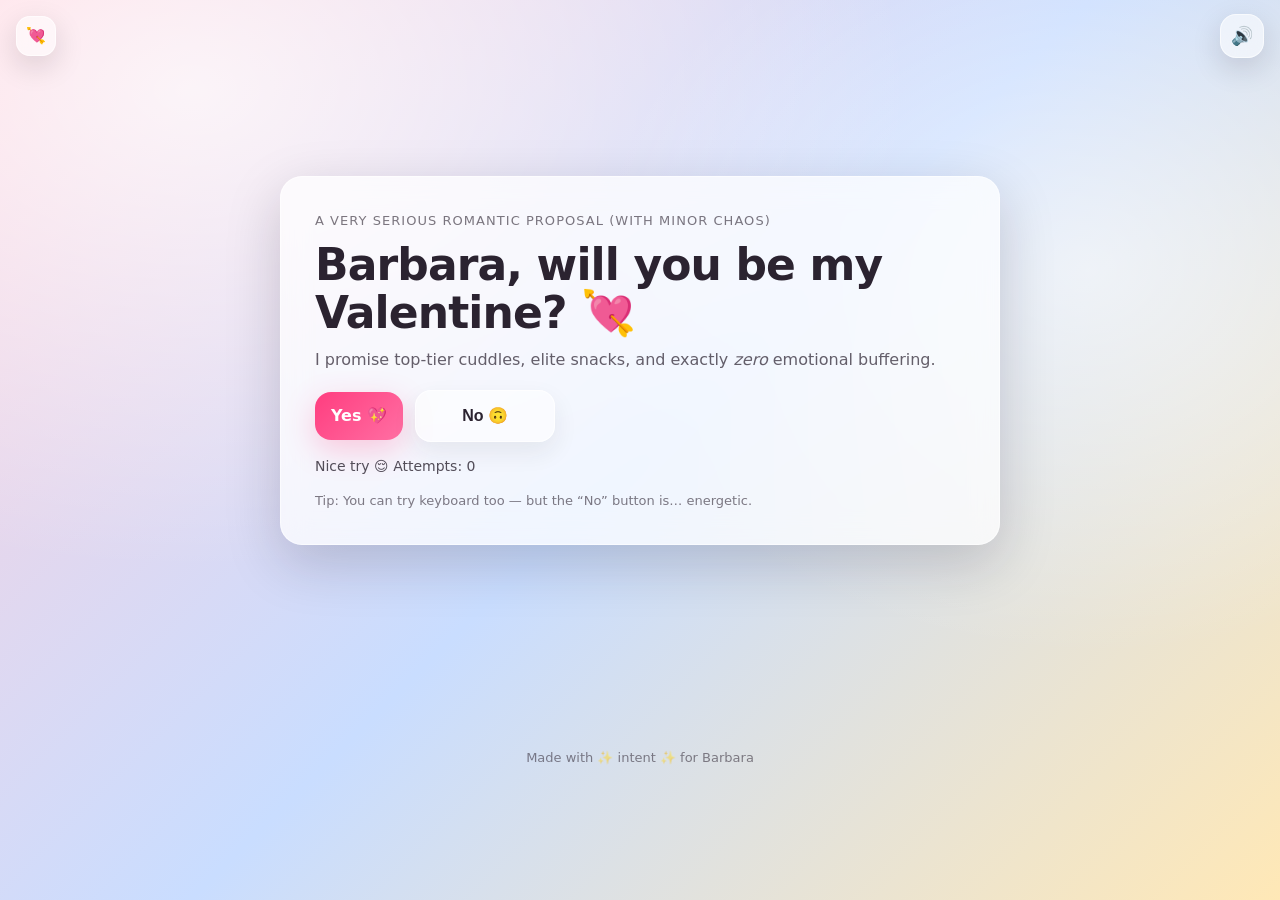
<file: index.html>
<!doctype html>
<html lang="en">
<head>
  <meta charset="utf-8" />
  <meta name="viewport" content="width=device-width,initial-scale=1" />
  <meta name="theme-color" content="#ffb3c7" />
  <title>Barbara 💘 Valentine</title>
  <link rel="stylesheet" href="./styles.css" />
</head>

<body data-page="index">
  <a class="skip-link" href="#main">Skip to content</a>

  <header class="topbar">
    <div class="brand" aria-hidden="true">💘</div>

    <button
      id="muteBtn"
      class="icon-btn"
      type="button"
      aria-label="Toggle sound"
      aria-pressed="false"
      title="Sound"
    >
      <span class="icon" aria-hidden="true">🔊</span>
    </button>
  </header>

  <main id="main" class="wrap">
    <section class="card" aria-labelledby="title">
      <div class="eyebrow">A very serious romantic proposal (with minor chaos)</div>

      <h1 id="title" class="title">Barbara, will you be my Valentine? 💘</h1>
      <p class="subtext">
        I promise top-tier cuddles, elite snacks, and exactly <em>zero</em> emotional buffering.
      </p>

      <div class="btn-row" role="group" aria-label="Valentine choice">
        <a class="btn btn-primary" href="./yes.html" id="yesBtn">
          Yes 💖
        </a>

        <div class="no-zone" id="noZone">
          <button class="btn btn-ghost" type="button" id="noBtn">
            No 🙃
          </button>
        </div>
      </div>

      <p class="attempts" id="attemptsText" aria-live="polite">
        Nice try 😌 Attempts: <span id="attemptsCount">0</span>
        <span class="attempt-msg" id="attemptsMsg"></span>
      </p>

      <div class="tiny-note">
        Tip: You can try keyboard too — but the “No” button is… energetic.
      </div>
    </section>

    <footer class="footer">
      <span>Made with ✨ intent ✨ for Barbara</span>
    </footer>
  </main>

  <!-- Cute fake system alert -->
  <div class="modal" id="modal" hidden>
    <div class="modal-backdrop" data-close="true"></div>
    <div
      class="modal-dialog"
      role="dialog"
      aria-modal="true"
      aria-labelledby="modalTitle"
      aria-describedby="modalDesc"
      tabindex="-1"
    >
      <div class="modal-header">
        <div class="modal-badge" aria-hidden="true">⚠️</div>
        <h2 class="modal-title" id="modalTitle">Valentine System Error</h2>
      </div>

      <p class="modal-desc" id="modalDesc">
        Action “No” is not supported on Barbara’s device.
      </p>

      <div class="modal-actions">
        <button class="btn btn-ghost" type="button" id="retryBtn">
          Retry
        </button>
        <a class="btn btn-primary" href="./yes.html" id="meantYesBtn">
          I meant YES 😭
        </a>
      </div>
    </div>
  </div>

  <script src="./script.js"></script>
</body>
</html>
</file>
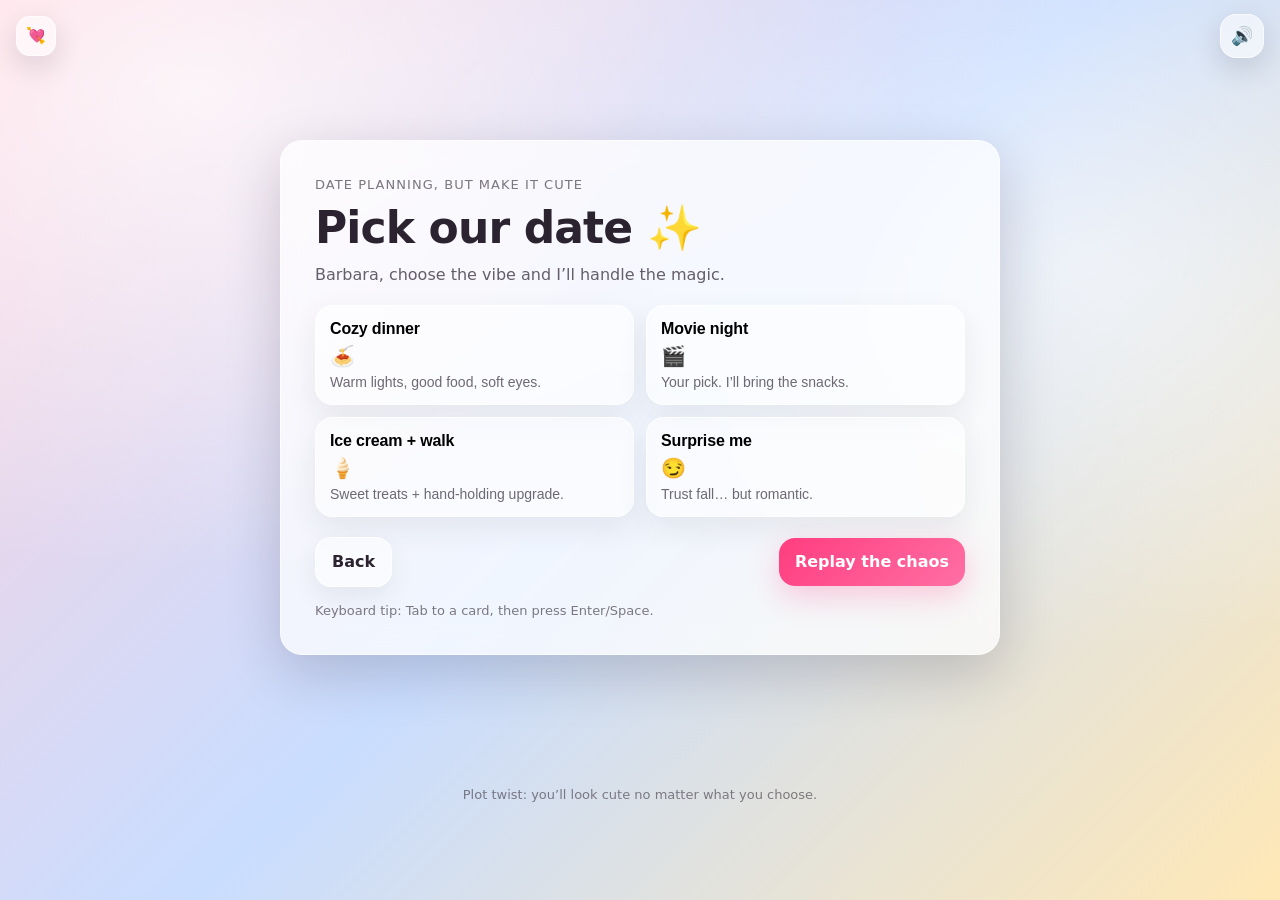
<file: date.html>
<!doctype html>
<html lang="en">
<head>
  <meta charset="utf-8" />
  <meta name="viewport" content="width=device-width,initial-scale=1" />
  <meta name="theme-color" content="#ffb3c7" />
  <title>Pick our date ✨</title>
  <link rel="stylesheet" href="./styles.css" />
</head>

<body data-page="date">
  <a class="skip-link" href="#main">Skip to content</a>

  <header class="topbar">
    <a class="brand-link" href="./index.html" aria-label="Back to start">💘</a>

    <button
      id="muteBtn"
      class="icon-btn"
      type="button"
      aria-label="Toggle sound"
      aria-pressed="false"
      title="Sound"
    >
      <span class="icon" aria-hidden="true">🔊</span>
    </button>
  </header>

  <main id="main" class="wrap">
    <section class="card" aria-labelledby="title">
      <div class="eyebrow">Date planning, but make it cute</div>
      <h1 id="title" class="title">Pick our date ✨</h1>
      <p class="subtext">Barbara, choose the vibe and I’ll handle the magic.</p>

      <div class="grid" role="list" aria-label="Date options">
        <button class="choice" type="button" data-choice="Cozy dinner 🍝" role="listitem">
          <span class="choice-title">Cozy dinner</span>
          <span class="choice-emoji" aria-hidden="true">🍝</span>
          <span class="choice-desc">Warm lights, good food, soft eyes.</span>
        </button>

        <button class="choice" type="button" data-choice="Movie night 🎬" role="listitem">
          <span class="choice-title">Movie night</span>
          <span class="choice-emoji" aria-hidden="true">🎬</span>
          <span class="choice-desc">Your pick. I’ll bring the snacks.</span>
        </button>

        <button class="choice" type="button" data-choice="Ice cream + walk 🍦" role="listitem">
          <span class="choice-title">Ice cream + walk</span>
          <span class="choice-emoji" aria-hidden="true">🍦</span>
          <span class="choice-desc">Sweet treats + hand-holding upgrade.</span>
        </button>

        <button class="choice" type="button" data-choice="Surprise me 😏" role="listitem">
          <span class="choice-title">Surprise me</span>
          <span class="choice-emoji" aria-hidden="true">😏</span>
          <span class="choice-desc">Trust fall… but romantic.</span>
        </button>
      </div>

      <div class="confirm" id="confirm" hidden aria-live="polite">
        <div class="confirm-title">Locked in ✅</div>
        <div class="confirm-text" id="confirmText">Barbara chose: …</div>
        <div class="confirm-foot">Screenshot this and send it to me 😄</div>
      </div>

      <div class="btn-row btn-row-slim">
        <a class="btn btn-ghost" href="./yes.html">Back</a>
        <a class="btn btn-primary" href="./index.html">Replay the chaos</a>
      </div>

      <div class="tiny-note">
        Keyboard tip: Tab to a card, then press Enter/Space.
      </div>
    </section>

    <footer class="footer">
      <span>Plot twist: you’ll look cute no matter what you choose.</span>
    </footer>
  </main>

  <script src="./script.js"></script>
</body>
</html>
</file>
<file: styles.css>
/* Shared, intentional styling (no frameworks). */

:root {
  --bg1: #ffd1dc;
  --bg2: #c9ddff;
  --bg3: #ffe8b6;

  --card: rgba(255, 255, 255, 0.72);
  --card-strong: rgba(255, 255, 255, 0.82);
  --stroke: rgba(255, 255, 255, 0.55);

  --text: #2b2330;
  --muted: rgba(43, 35, 48, 0.72);

  --primary: #ff3d7f;
  --primary2: #ff6fa3;

  --shadow: 0 18px 55px rgba(20, 10, 25, 0.18);
  --shadow2: 0 10px 30px rgba(20, 10, 25, 0.14);

  --radius: 22px;
  --radius2: 16px;

  --focus: 0 0 0 4px rgba(255, 61, 127, 0.25);
}

* { box-sizing: border-box; }
html, body { height: 100%; }

body {
  margin: 0;
  color: var(--text);
  font-family: ui-sans-serif, system-ui, -apple-system, Segoe UI, Roboto, Helvetica, Arial, "Apple Color Emoji", "Segoe UI Emoji";
  line-height: 1.5;
  background:
    radial-gradient(1200px 800px at 15% 10%, rgba(255, 255, 255, 0.75), transparent 60%),
    radial-gradient(900px 700px at 85% 30%, rgba(255, 255, 255, 0.60), transparent 55%),
    linear-gradient(135deg, var(--bg1), var(--bg2), var(--bg3));
  overflow-x: hidden;
}

a { color: inherit; text-decoration: none; }
a:focus-visible, button:focus-visible { outline: none; box-shadow: var(--focus); border-radius: 12px; }

.skip-link {
  position: absolute;
  left: -999px;
  top: 12px;
  padding: 10px 12px;
  background: rgba(0, 0, 0, 0.75);
  color: white;
  border-radius: 10px;
  z-index: 9999;
}
.skip-link:focus { left: 12px; }

.topbar {
  position: sticky;
  top: 0;
  display: flex;
  align-items: center;
  justify-content: space-between;
  padding: 14px 16px;
  z-index: 20;
}

.brand {
  width: 40px;
  height: 40px;
  display: grid;
  place-items: center;
  border-radius: 14px;
  background: rgba(255, 255, 255, 0.55);
  border: 1px solid rgba(255, 255, 255, 0.6);
  box-shadow: var(--shadow2);
  backdrop-filter: blur(12px);
}

.brand-link {
  width: 40px;
  height: 40px;
  display: grid;
  place-items: center;
  border-radius: 14px;
  background: rgba(255, 255, 255, 0.55);
  border: 1px solid rgba(255, 255, 255, 0.6);
  box-shadow: var(--shadow2);
  backdrop-filter: blur(12px);
}

.icon-btn {
  width: 44px;
  height: 44px;
  border-radius: 16px;
  border: 1px solid rgba(255, 255, 255, 0.6);
  background: rgba(255, 255, 255, 0.55);
  backdrop-filter: blur(12px);
  box-shadow: var(--shadow2);
  cursor: pointer;
  display: grid;
  place-items: center;
  transition: transform 160ms ease, background 160ms ease;
}
.icon-btn:hover { transform: translateY(-1px); }
.icon-btn:active { transform: translateY(1px) scale(0.99); }
.icon-btn .icon { font-size: 18px; }

.wrap {
  min-height: calc(100vh - 72px);
  display: grid;
  place-items: center;
  padding: 12px 16px 40px;
}

.card {
  width: min(720px, 100%);
  background: var(--card);
  border: 1px solid var(--stroke);
  box-shadow: var(--shadow);
  border-radius: var(--radius);
  padding: 26px 20px;
  backdrop-filter: blur(14px);
  position: relative;
}

@media (min-width: 480px) {
  .card { padding: 34px 34px; }
}

.card-success {
  background: var(--card-strong);
  overflow: hidden;
}

.eyebrow {
  font-size: 13px;
  letter-spacing: 0.08em;
  text-transform: uppercase;
  color: rgba(43, 35, 48, 0.62);
  margin-bottom: 10px;
}

.title {
  font-size: clamp(28px, 4.8vw, 44px);
  line-height: 1.1;
  margin: 0 0 10px;
  letter-spacing: -0.02em;
}

.subtext {
  margin: 0 0 18px;
  color: var(--muted);
  font-size: 16px;
}

.btn-row {
  display: flex;
  gap: 12px;
  flex-wrap: wrap;
  align-items: center;
  margin-top: 18px;
}

.btn-row-slim {
  margin-top: 20px;
  justify-content: space-between;
}

.btn {
  border: 0;
  cursor: pointer;
  font-weight: 700;
  font-size: 16px;
  padding: 12px 16px;
  border-radius: 16px;
  transition: transform 160ms ease, filter 160ms ease, box-shadow 160ms ease;
  user-select: none;
  display: inline-flex;
  align-items: center;
  justify-content: center;
  gap: 8px;
  min-height: 48px;
}

.btn:hover { transform: translateY(-1px); }
.btn:active { transform: translateY(1px) scale(0.99); }

.btn-primary {
  color: white;
  background: linear-gradient(135deg, var(--primary), var(--primary2));
  box-shadow: 0 10px 30px rgba(255, 61, 127, 0.25);
}

.btn-ghost {
  color: var(--text);
  background: rgba(255, 255, 255, 0.55);
  border: 1px solid rgba(255, 255, 255, 0.75);
  box-shadow: 0 10px 25px rgba(43, 35, 48, 0.08);
}

.attempts {
  margin: 14px 0 0;
  font-size: 14px;
  color: rgba(43, 35, 48, 0.8);
}
.attempt-msg {
  margin-left: 10px;
  color: rgba(43, 35, 48, 0.62);
  font-weight: 600;
}

.tiny-note {
  margin-top: 14px;
  font-size: 13px;
  color: rgba(43, 35, 48, 0.6);
}

.footer {
  margin-top: 18px;
  color: rgba(43, 35, 48, 0.55);
  font-size: 13px;
}

/* Index page "No" positioning container */
.no-zone {
  position: relative;
  width: 140px;
  height: 52px;
  display: inline-block;
}
.no-zone .btn {
  position: absolute;
  inset: 0;
  width: 100%;
  height: 100%;
}

/* Modal */
.modal[hidden] { display: none; }
.modal {
  position: fixed;
  inset: 0;
  z-index: 999;
  display: grid;
  place-items: center;
  padding: 16px;
}
.modal-backdrop {
  position: absolute;
  inset: 0;
  background: rgba(20, 10, 25, 0.45);
  backdrop-filter: blur(6px);
}
.modal-dialog {
  position: relative;
  width: min(520px, 100%);
  background: rgba(255, 255, 255, 0.88);
  border: 1px solid rgba(255, 255, 255, 0.8);
  border-radius: 22px;
  box-shadow: var(--shadow);
  padding: 18px 18px 16px;
}
.modal-header {
  display: flex;
  gap: 10px;
  align-items: center;
  margin-bottom: 10px;
}
.modal-badge {
  width: 38px;
  height: 38px;
  display: grid;
  place-items: center;
  border-radius: 14px;
  background: rgba(255, 61, 127, 0.12);
  border: 1px solid rgba(255, 61, 127, 0.22);
}
.modal-title { margin: 0; font-size: 18px; letter-spacing: -0.01em; }
.modal-desc { margin: 0 0 14px; color: rgba(43, 35, 48, 0.72); }
.modal-actions { display: flex; gap: 10px; flex-wrap: wrap; justify-content: flex-end; }

/* Success page */
.success-badge {
  width: 54px;
  height: 54px;
  border-radius: 18px;
  display: grid;
  place-items: center;
  background: rgba(255, 61, 127, 0.12);
  border: 1px solid rgba(255, 61, 127, 0.22);
  margin-bottom: 12px;
  font-size: 22px;
}

.photo-frame {
  margin-top: 18px;
  border-radius: 22px;
  padding: 12px;
  background: rgba(255, 255, 255, 0.6);
  border: 1px solid rgba(255, 255, 255, 0.75);
  box-shadow: 0 14px 40px rgba(20, 10, 25, 0.10);
}
.photo-inner {
  height: 210px;
  border-radius: 18px;
  position: relative;
  overflow: hidden;
  background:
    radial-gradient(600px 300px at 30% 20%, rgba(255, 61, 127, 0.16), transparent 60%),
    radial-gradient(600px 300px at 70% 70%, rgba(120, 160, 255, 0.18), transparent 60%),
    rgba(255, 255, 255, 0.55);
  border: 1px solid rgba(255, 255, 255, 0.75);
}
.photo-glow {
  position: absolute;
  inset: -40px;
  background: radial-gradient(circle at 30% 20%, rgba(255, 61, 127, 0.20), transparent 60%);
  filter: blur(18px);
  transform: rotate(8deg);
}
.photo-text {
  position: absolute;
  inset: 0;
  display: grid;
  place-items: center;
  text-align: center;
  padding: 16px;
}
.photo-emoji { font-size: 34px; margin-bottom: 8px; }
.photo-caption { font-weight: 800; letter-spacing: -0.01em; }
.photo-caption.subtle { font-weight: 600; color: rgba(43, 35, 48, 0.65); margin-top: 4px; }

.confetti {
  position: absolute;
  inset: 0;
  width: 100%;
  height: 100%;
  pointer-events: none;
}

/* Date page */
.grid {
  display: grid;
  gap: 12px;
  margin-top: 18px;
  grid-template-columns: 1fr;
}

@media (min-width: 560px) {
  .grid { grid-template-columns: 1fr 1fr; }
}

.choice {
  text-align: left;
  padding: 14px 14px;
  border-radius: 18px;
  border: 1px solid rgba(255, 255, 255, 0.75);
  background: rgba(255, 255, 255, 0.55);
  box-shadow: 0 12px 30px rgba(43, 35, 48, 0.08);
  cursor: pointer;
  display: grid;
  gap: 6px;
  min-height: 92px;
  transition: transform 160ms ease, box-shadow 160ms ease, background 160ms ease;
}
.choice:hover { transform: translateY(-1px); }
.choice:active { transform: translateY(1px) scale(0.99); }

.choice-title {
  font-weight: 900;
  letter-spacing: -0.01em;
  font-size: 16px;
  display: flex;
  justify-content: space-between;
  align-items: center;
  gap: 10px;
}
.choice-emoji { font-size: 20px; }
.choice-desc { color: rgba(43, 35, 48, 0.68); font-size: 14px; }

.choice.is-selected {
  background: rgba(255, 61, 127, 0.12);
  border-color: rgba(255, 61, 127, 0.22);
  box-shadow: 0 14px 38px rgba(255, 61, 127, 0.18);
}

.confirm {
  margin-top: 16px;
  border-radius: 18px;
  padding: 14px;
  border: 1px solid rgba(255, 255, 255, 0.75);
  background: rgba(255, 255, 255, 0.65);
  box-shadow: 0 12px 28px rgba(43, 35, 48, 0.08);
}
.confirm-title { font-weight: 900; }
.confirm-text { margin-top: 4px; color: rgba(43, 35, 48, 0.78); font-weight: 700; }
.confirm-foot { margin-top: 6px; color: rgba(43, 35, 48, 0.62); font-size: 13px; }

/* Motion preferences */
@media (prefers-reduced-motion: reduce) {
  .btn, .icon-btn, .choice { transition: none !important; }
}
</file>
